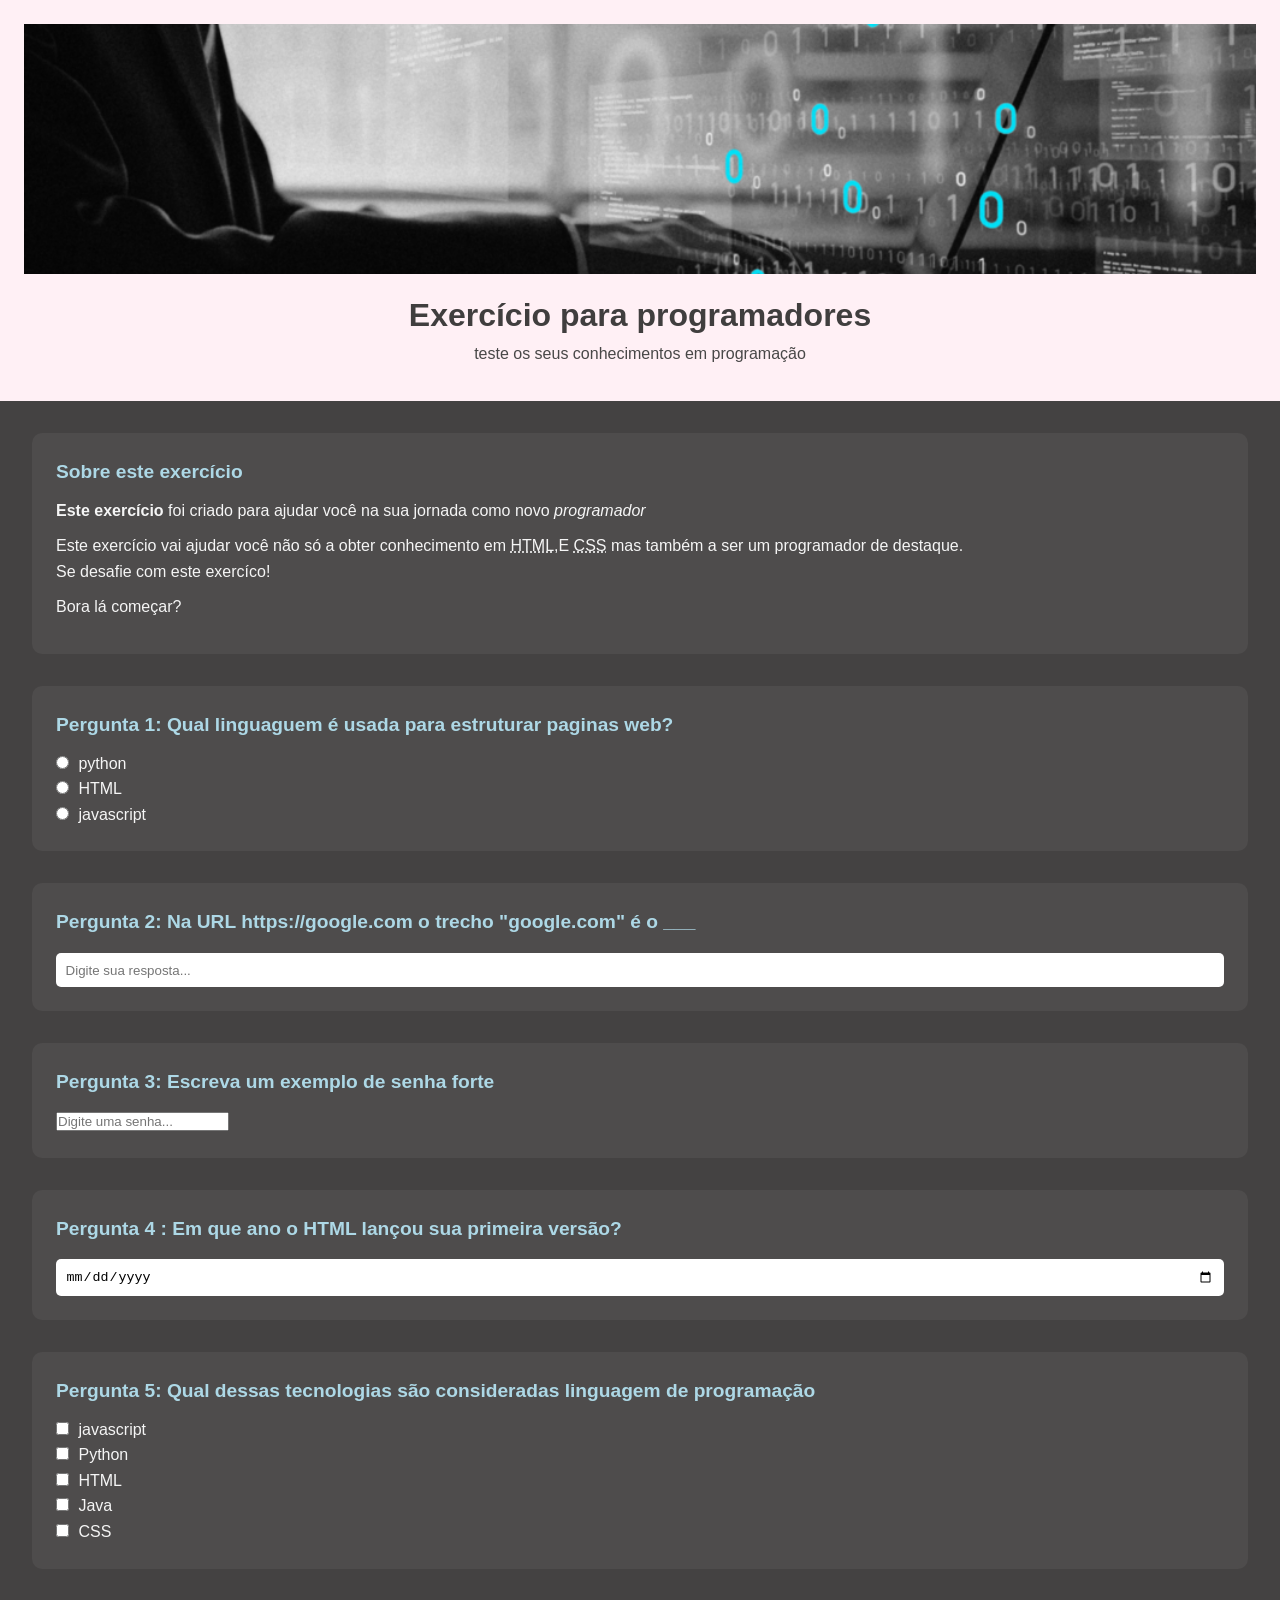
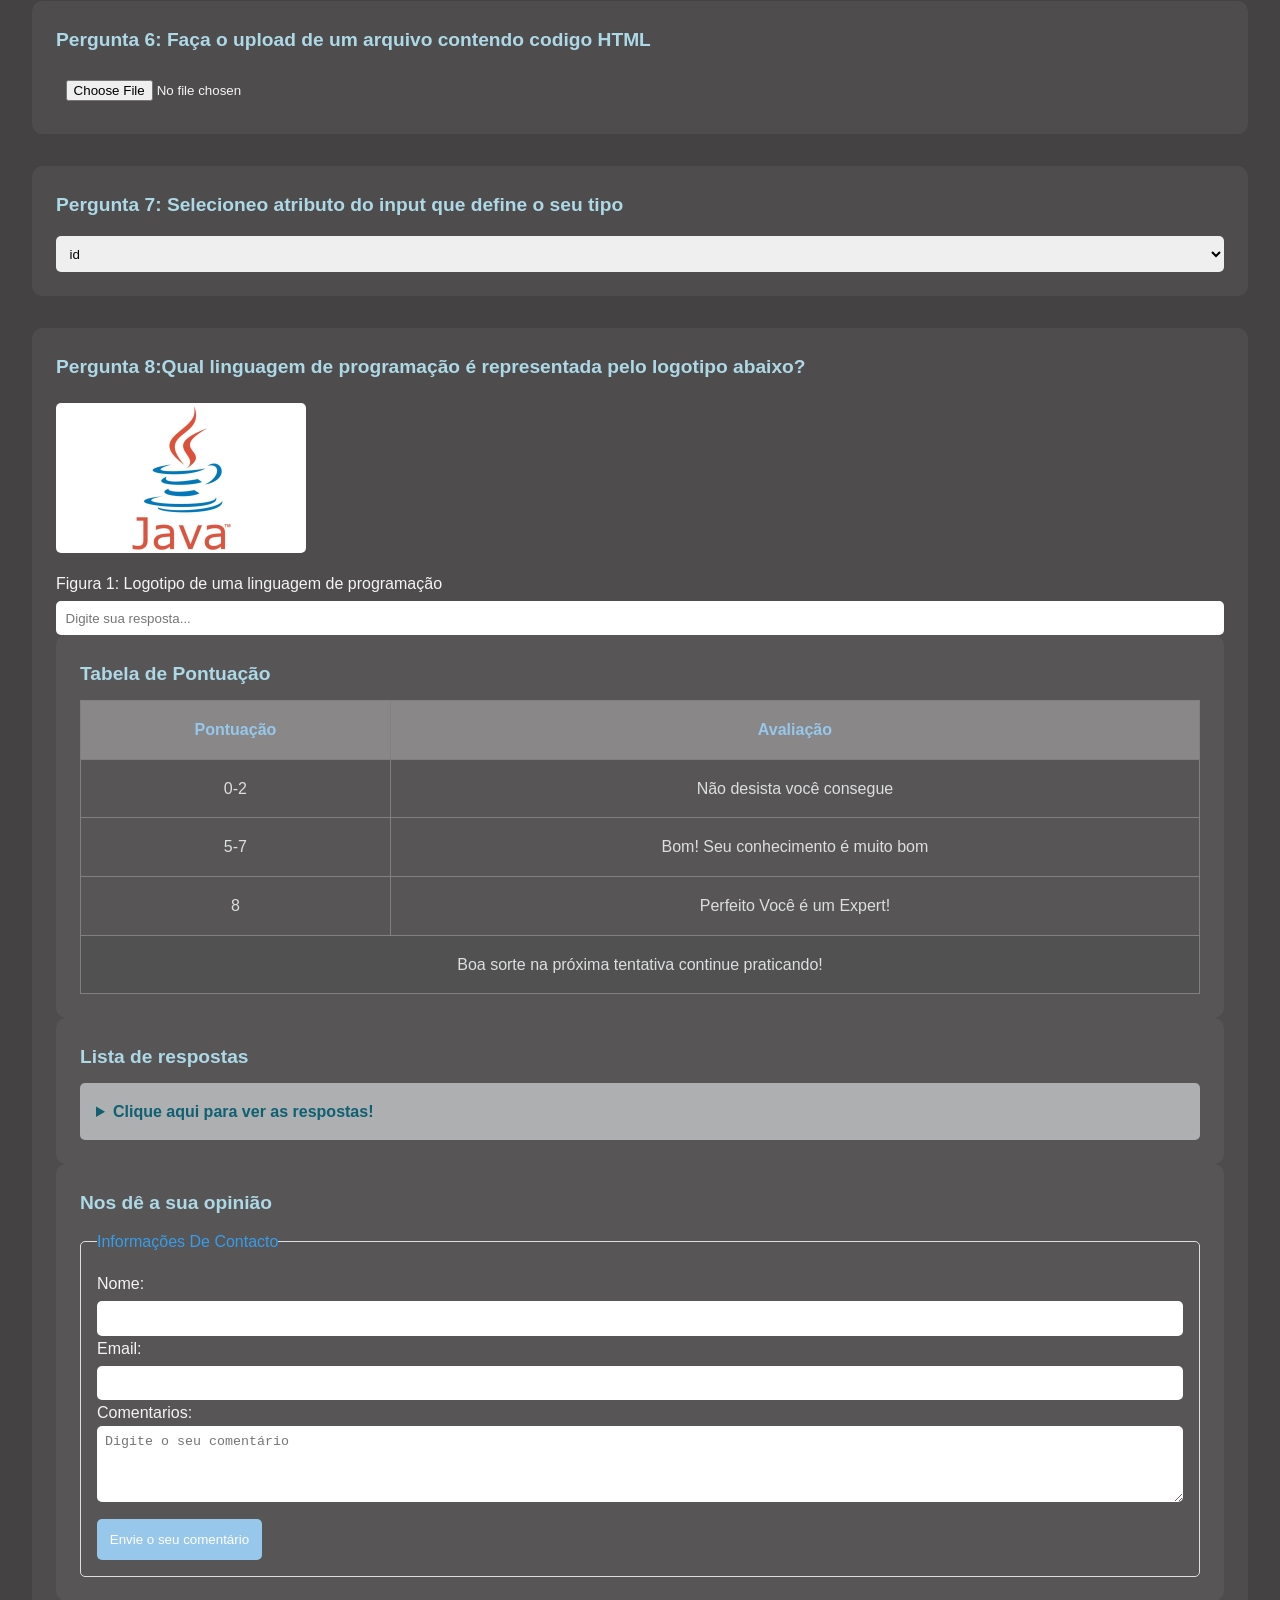
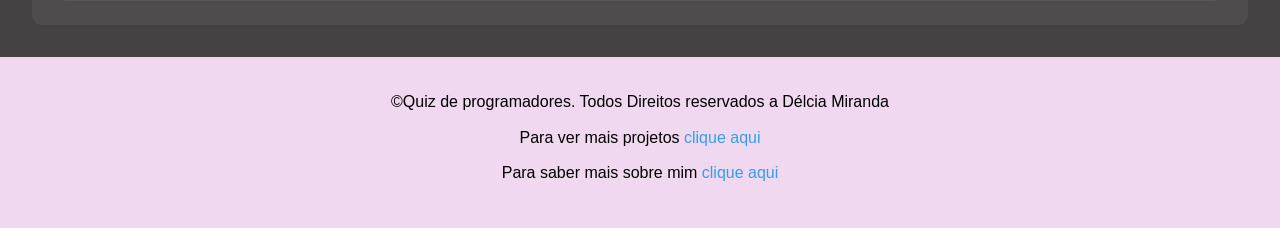
<file: index.html>
<!doctype html>
<html>
  <head>
    <title>Exercício para programadores</title>
    <meta
      name="description" content="Um exercício interativo para novos programadores"
    />
    <link rel="stylesheet" href="style.css">
  </head>
  <body>
    <header>
       <img src="progamação.png" alt="imagem de exemplo" class="header-img">
      <h1 style="color:rgb(64, 62, 62); font: size 60px; ">Exercício para programadores</h1>
      <p style="color: rgb(72, 71, 71)" >teste os seus conhecimentos em programação</p>
    </header>
    <main>
      <!--introdução as perguntas-->
      <section>
        <h2>Sobre este exercício</h2>
        <p>
          <strong>Este exercício</strong> foi criado para ajudar você na sua
          jornada como novo <em>programador</em>
        </p>
        <p>
          Este exercício vai ajudar você não só a obter conhecimento em
          <abbr title="hyper text markup language">HTML</abbr>,E
          <abbr title="cascading style sheets">CSS</abbr> mas também a ser um
          programador de destaque. <br />Se desafie com este exercíco!
        </p>
        <p>Bora lá começar?</p>
      </section>
      <!--Perguntas: multipla escolha-->
      <section>
        <h2>
          Pergunta 1: Qual linguaguem é usada para estruturar paginas web?
        </h2>
        <form>
          <input type="radio" value="python" id="p1a" name="pergunta 1" />
          <label for="p1a">python</label><br />
          <input type="radio" value="HTML" id="p1b" name="pergunta 1" />
          <label for="p1b">HTML</label><br />
          <input type="radio" value="javascript" id="p1c" name="pergunta 1" />
          <label for="p1c">javascript</label><br />
        </form>
      </section>
      <!--Pergunta 2:texto -->
      <section>
        <h2>
          Pergunta 2: Na URL https://google.com o trecho "google.com" é o ___
        </h2>
        <form>
          <input
            type="text"
            id="p2"
            name="pergunta2"
            placeholder="Digite sua resposta..."
          />
        </form>
      </section>
      <!--Pergunta 3: senha-->
      <section>
        <h2>Pergunta 3: Escreva um exemplo de senha forte</h2>
        <form>
          <input
            type="passeword"
            id="p3"
            name="pergunta3"
            placeholder="Digite uma senha..."
          />
        </form>
      </section>
      <!--Pergunta 4: -->
      <section>
        <h2>Pergunta 4 : Em que ano o HTML lançou sua primeira versão?</h2>
        <form>
          <input type="date" id="p4" name="pergunta 4" />
        </form>
      </section>
      <!--Pergunta 5-->
      <section>
        <h2>
          Pergunta 5: Qual dessas tecnologias são consideradas linguagem de
          programação
        </h2>
        <form>
          <input type="checkbox" id="p5a" name="Pergunta5" value="javascript" />
          <label for="p5a">javascript</label><br />
          <input type="checkbox" id="p5b" name="Pergunta5" value="python" />
          <label for="p5b">Python</label><br />
          <input type="checkbox" id="p5c" name="Pergunta5" value="HTML" />
          <label for="p5c">HTML</label><br />
          <input type="checkbox" id="p5d" name="Pergunta5" value="Java" />
          <label for="p5d">Java</label><br />
          <input type="checkbox" id="p5e" name="Pergunta5" value="CSS" />
          <label for="p5e">CSS</label><br />
        </form>
      </section>
      <!--Pergunta 6-->
      <section>
        <h2>Pergunta 6: Faça o upload de um arquivo contendo codigo HTML</h2>
        <form>
          <input type="file" id="p6" name="pergunta6" />
        </form>
      </section>
      <!--Pergunta 7-->
      <section>
        <h2>Pergunta 7: Selecioneo atributo do input que define o seu tipo</h2>
        <form>
          <select name="Pergunta7" id="p7">
            <option value="id">id</option>
            <option value="type">type</option>
            <option value="placeholder">placeholder</option>
            <option value="text">text</option>
          </select>
        </form>
      </section>
      <!--Pergunta 8:Imagem-->
      <section>
        <h2>Pergunta 8:Qual linguagem de programação é representada pelo logotipo abaixo?</h2>
        <figure>
          <img src="java.jpeg" alt="logotipo de uma linguagem de programação" class="content-img">
          <figcaption> Figura 1: Logotipo de uma linguagem de programação</figcaption>
          </figure>
        <input type="text" id="p8" name="pergunta8" placeholder="Digite sua resposta..."
      </section>
      <!--Tabela de Pontuação-->
      <section>
        <h2>Tabela de Pontuação</h2>
        <table border="1">
          <thead>
            <tr>
              <th>Pontuação</th>
              <th>Avaliação</th>
            </tr>
          </thead>
          <tbody>
          <tr>
            <td>0-2</td>
            <td>Não desista você consegue</td>
          </tr>
           <tr>
            <td>5-7</td>
            <td>Bom! Seu conhecimento é muito bom</td>
          </tr>
           <tr>
            <td>8</td>
            <td>Perfeito Você é um Expert!</td>
          </tr>
          </tbody>
          <tfoot>
            <tr>
              <td colspan="2"> Boa sorte na próxima tentativa continue praticando!</td> 
            </tr>
          </tfoot>
        </table>
      </section>
      <!--Listas de respostas-->
    <section>
        <h2>Lista de respostas</h2>
       <details>
        <summary>Clique aqui para ver as respostas!</summary>
         <ol>
          <li>HTML</li>
          <li>Dominio</li>
          <li>JScard23@</li>
          <li>1991</li>
          <li>Javascrip e Java</li>
          <li>Arquivo deve ter extenção .html</li>
          <li>Type</li>
           <li>A imagem é o logotipo da linguagem Java</li>
        </ol>
        </details>
    </section>
    <!--Formulário-->
    <section>
      <h2> Nos dê a sua opinião</h2>
      <form>
        <fieldset>
          <legend>Informações De Contacto</legend>
  <label for="nome">Nome:</label> 
<input type="text" id="nome" name="nome"><br>
<label for="email">Email:</label> 
<input type="email" id="email" name="email"><br>
<label for="Comentarios">Comentarios:</label> <br>
<textarea id="Comentarios" name="Comentarios" rows="4" cols="50" placeholder="Digite o seu comentário"></textarea><br>
<button onclick="alert('COMENTARIO ENVIADO')" > Envie o seu comentário</button>
       </fieldset>
      </form>
    </section>
    </main>
    <footer>
      <P class="footer-p">&copy;Quiz de programadores. Todos Direitos reservados a Délcia Miranda </P>
      <p class="footer-a">Para ver mais projetos <a href="https://github.com/delciamiranda24-cmyk" target="_blank"> clique aqui</a></p>
      <p class="footer-a">Para saber mais sobre mim <a href="https://delciamiranda24-cmyk.github.io/portfolio-frontend/CV-ONLINE.html" target="_blank"> clique aqui</a></p>
    </footer>
  </body>
</html>
</file>
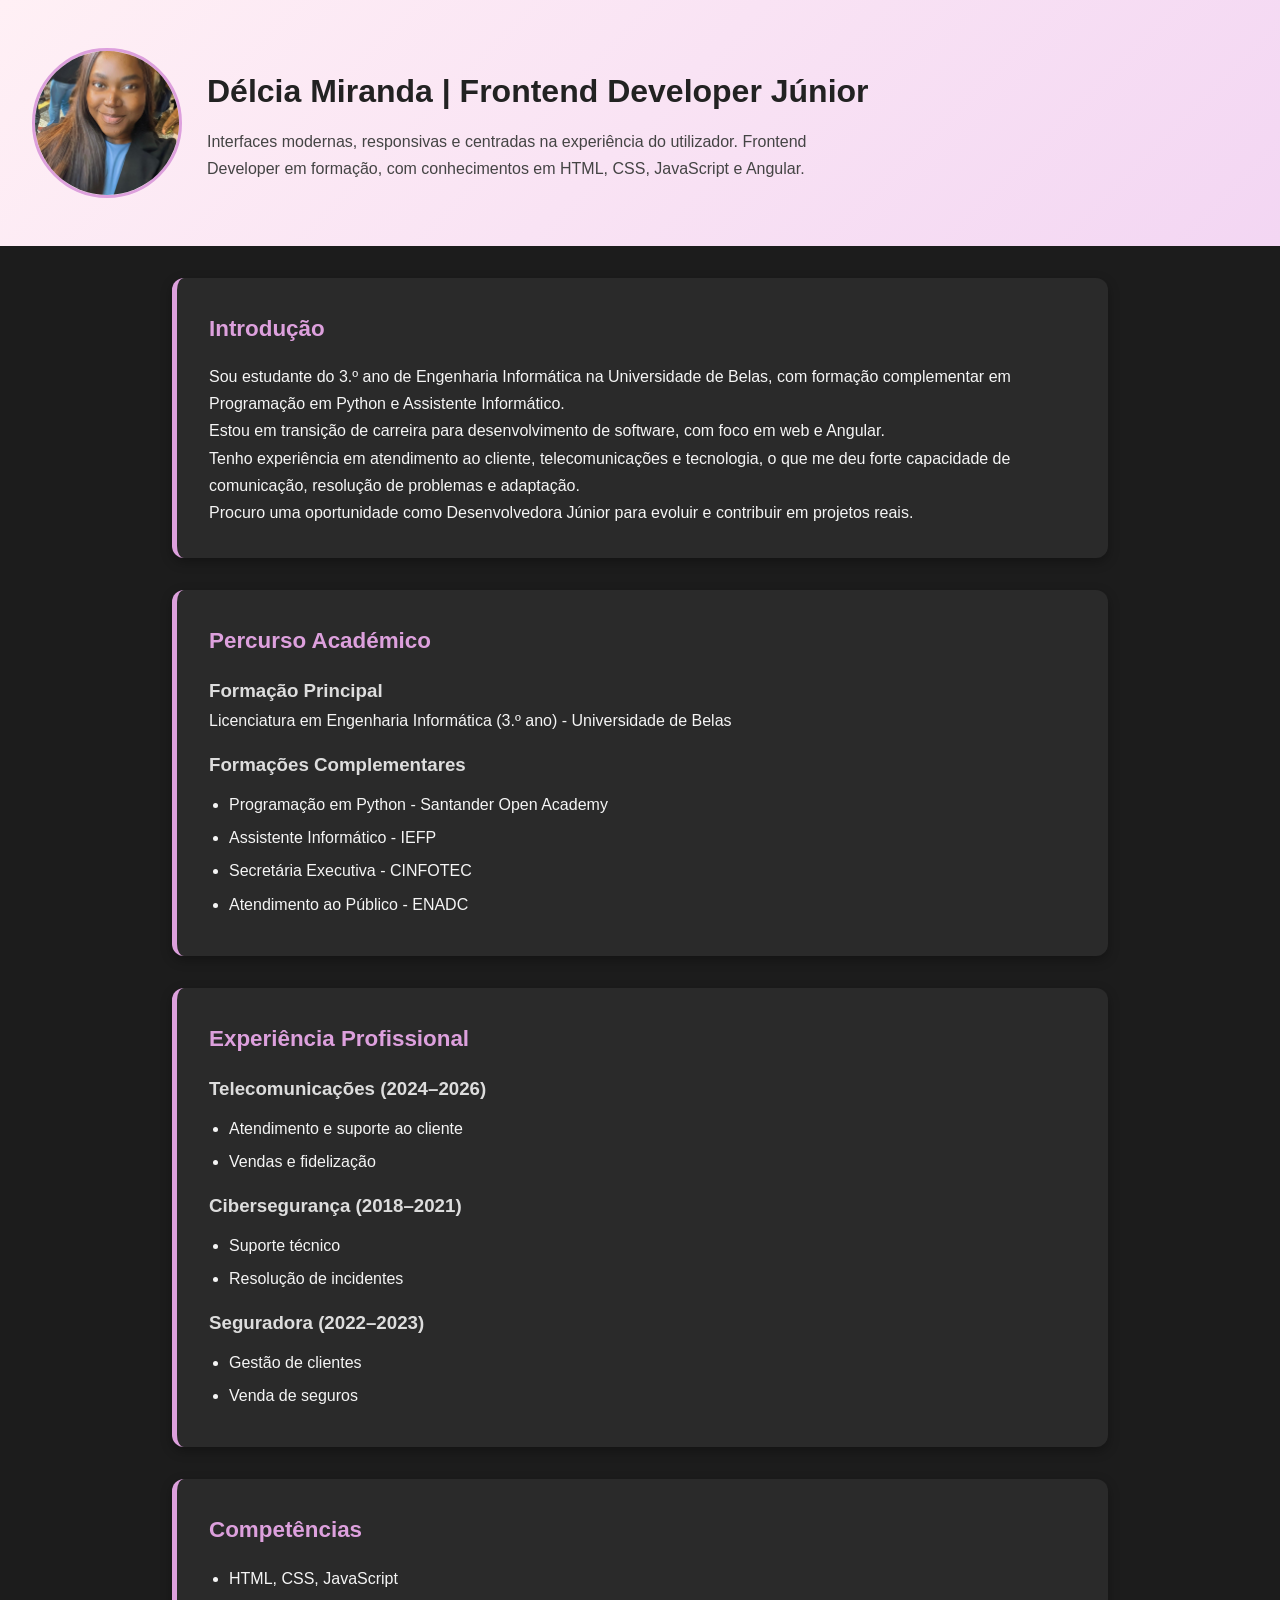
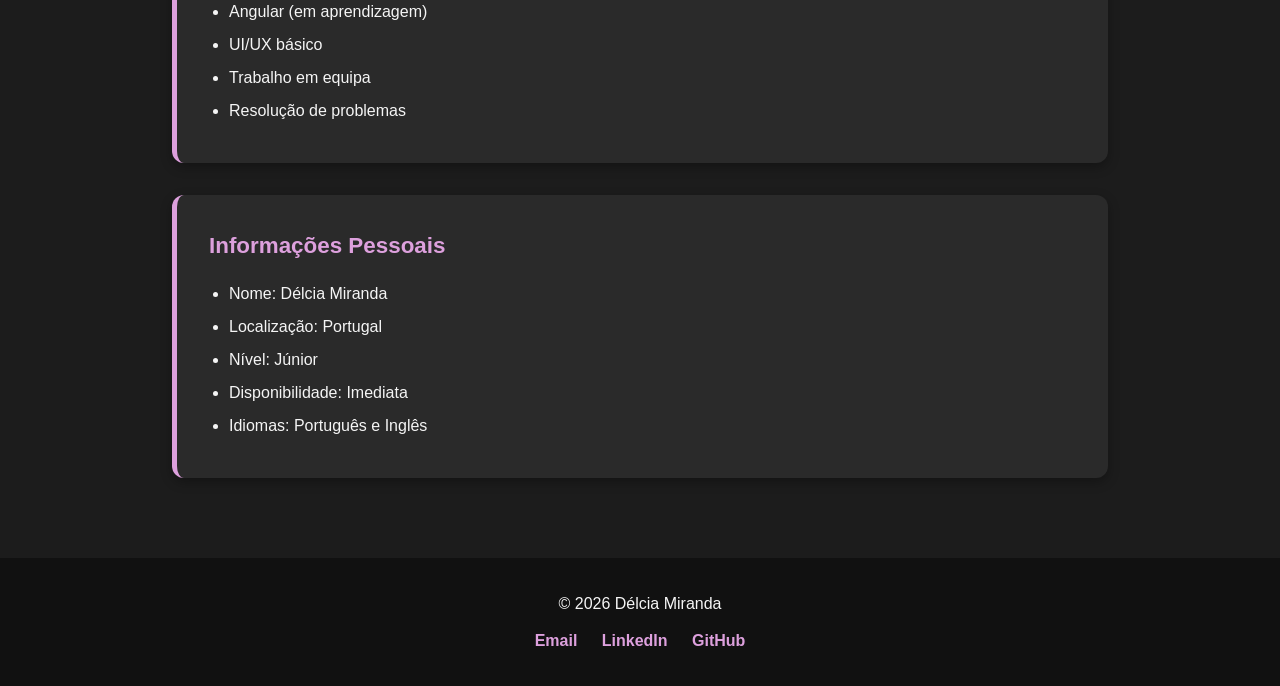
<file: CV-ONLINE.html>
<!doctype html>
<html lang="pt">
  <head>
    <meta charset="UTF-8" />
    <meta
      name="description"
      content="CV de Délcia Miranda | Frontend Developer Júnior - Interfaces modernas e responsivas"
    />
    <link rel="stylesheet" href="CV-ONLINE.css" />
    <title>Délcia Miranda | Frontend Developer Júnior</title>
  </head>

  <body>
    <header>
      <img src="DELCIA.jpeg" alt="Délcia Miranda" class="header-img" />

      <div class="header-text">
        <h1>Délcia Miranda | Frontend Developer Júnior</h1>

        <p>
          Interfaces modernas, responsivas e centradas na experiência do
          utilizador. Frontend Developer em formação, com conhecimentos em HTML,
          CSS, JavaScript e Angular.
        </p>
      </div>
    </header>

    <main>
      <!-- INTRODUÇÃO -->
      <section>
        <h2>Introdução</h2>

        <p>
          Sou estudante do 3.º ano de Engenharia Informática na Universidade de
          Belas, com formação complementar em Programação em Python e Assistente
          Informático.
        </p>

        <p>
          Estou em transição de carreira para desenvolvimento de software, com
          foco em web e Angular.
        </p>

        <p>
          Tenho experiência em atendimento ao cliente, telecomunicações e
          tecnologia, o que me deu forte capacidade de comunicação, resolução de
          problemas e adaptação.
        </p>

        <p>
          Procuro uma oportunidade como Desenvolvedora Júnior para evoluir e
          contribuir em projetos reais.
        </p>
      </section>

      <!-- FORMAÇÃO -->
      <section>
        <h2>Percurso Académico</h2>

        <h3>Formação Principal</h3>
        <p>
          Licenciatura em Engenharia Informática (3.º ano) - Universidade de
          Belas
        </p>

        <h3>Formações Complementares</h3>
        <ul>
          <li>Programação em Python - Santander Open Academy</li>
          <li>Assistente Informático - IEFP</li>
          <li>Secretária Executiva - CINFOTEC</li>
          <li>Atendimento ao Público - ENADC</li>
        </ul>
      </section>

      <!-- EXPERIÊNCIA -->
      <section>
        <h2>Experiência Profissional</h2>

        <h3>Telecomunicações (2024–2026)</h3>
        <ul>
          <li>Atendimento e suporte ao cliente</li>
          <li>Vendas e fidelização</li>
        </ul>

        <h3>Cibersegurança (2018–2021)</h3>
        <ul>
          <li>Suporte técnico</li>
          <li>Resolução de incidentes</li>
        </ul>

        <h3>Seguradora (2022–2023)</h3>
        <ul>
          <li>Gestão de clientes</li>
          <li>Venda de seguros</li>
        </ul>
      </section>

      <!-- COMPETÊNCIAS -->
      <section>
        <h2>Competências</h2>
        <ul>
          <li>HTML, CSS, JavaScript</li>
          <li>Angular (em aprendizagem)</li>
          <li>UI/UX básico</li>
          <li>Trabalho em equipa</li>
          <li>Resolução de problemas</li>
        </ul>
      </section>

      <!-- PESSOAL -->
      <section>
        <h2>Informações Pessoais</h2>
        <ul>
          <li>Nome: Délcia Miranda</li>
          <li>Localização: Portugal</li>
          <li>Nível: Júnior</li>
          <li>Disponibilidade: Imediata</li>
          <li>Idiomas: Português e Inglês</li>
        </ul>
      </section>
    </main>

    <footer>
      <p>© 2026 Délcia Miranda</p>

      <div class="footer-links">
        <a href="mailto:delciamiranda24@gmail.com">Email</a>
        <a href="https://www.linkedin.com" target="_blank">LinkedIn</a>
        <a href="https://github.com/delciamiranda24-cmyk" target="_blank"
          >GitHub</a
        >
      </div>
    </footer>
  </body>
</html>
</file>
<file: style.css>
/* RESET BÁSICO */
* {
  margin: 0;
  padding: 0;
  box-sizing: border-box;
}

/* BASE */
body {
  background-color: rgb(68, 66, 66);
  color: whitesmoke;
  font-family: Arial, Helvetica, sans-serif;
  line-height: 1.6;
}

/* HEADER */
header {
  text-align: center;
  padding: 1.5rem;
  background-color: lavenderblush;
}

/* IMAGEM BANNER (TOPO) */
.header-img {
  width: 100%;
  max-width: 100%;
  height: 250px;
  object-fit: cover;
  display: block;
  margin-bottom: 1rem;
}

/* MAIN */
main {
  padding: 2rem;
  display: flex;
  flex-direction: column;
  gap: 2rem;
}

/* SECTIONS */
section {
  background: rgba(255, 255, 255, 0.05);
  padding: 1.5rem;
  border-radius: 10px;
}

/* TITULOS */
h1 {
  color: rgb(64, 62, 62);
  font-size: 2rem;
}

h2 {
  color: lightblue;
  font-size: 1.2rem;
  margin-bottom: 10px;
}

/* TEXTO */
p {
  margin-bottom: 10px;
}

/* INPUTS */
input[type="text"],
input[type="password"],
input[type="date"],
input[type="email"],
input[type="file"],
select {
  width: 100%;
  padding: 0.6rem;
  border-radius: 5px;
  border: none;
  outline: none;
  margin-top: 5px;
}

/* RADIO E CHECKBOX */
input[type="radio"],
input[type="checkbox"] {
  margin-right: 5px;
  accent-color: #232323;
}

/* FIGURA */
.content-img {
  width: 250px;
  max-width: 100%;
  border-radius: 5px;
  margin: 10px 0;
}

/* TABELA */
table {
  width: 100%;
  border-collapse: collapse;
  margin-top: 10px;
}

th,
td {
  padding: 1rem;
  text-align: center;
}

th {
  background-color: #898787;
  color: #97c7eb;
}

td {
  color: #dcdfe0;
}

tfoot td {
  background-color: #525151;
}

/* DETAILS */
details {
  background-color: #adafb0;
  padding: 1rem;
  border-radius: 5px;
  color: black;
}

summary {
  cursor: pointer;
  font-weight: bold;
  color: #0e6072;
}

/* FIELDSET */
fieldset {
  border: 1px solid #dcdfe0;
  border-radius: 5px;
  padding: 1rem;
}

legend {
  color: #379dea;
}

/* TEXTAREA */
textarea {
  width: 100%;
  padding: 0.5rem;
  border-radius: 5px;
  border: none;
}

/* BOTÃO */
button {
  margin-top: 10px;
  padding: 0.8rem;
  background-color: #97c7eb;
  border: none;
  border-radius: 5px;
  cursor: pointer;
  color: white;
}

/* FOOTER */
footer {
  background-color: rgb(240, 217, 240);
  padding: 2rem;
  text-align: center;
  color: black;
}

footer a {
  color: #379dea;
  text-decoration: none;
}

/* RESPONSIVO */
@media (max-width: 768px) {
  .header-img {
    height: 180px;
  }

  main {
    padding: 1rem;
  }
}
</file>
<file: CV-ONLINE.css>
/* RESET */
* {
  margin: 0;
  padding: 0;
  box-sizing: border-box;
}

/* BASE */
body {
  font-family: Arial, Helvetica, sans-serif;
  background: #1c1c1c;
  color: #f5f5f5;
  line-height: 1.7;
}

/* HEADER */
header {
  display: flex;
  align-items: center;
  gap: 25px;
  padding: 3rem 2rem;
  background: linear-gradient(135deg, lavenderblush, #f3d6f3);
  color: #222;
}

/* FOTO */
.header-img {
  width: 150px;
  height: 150px;
  object-fit: cover;
  border-radius: 100px;
  border: 3px solid plum;
}

/* TEXTO HEADER */
header h1 {
  font-size: 2rem;
  margin-bottom: 10px;
  color: #222;
}

header p {
  max-width: 600px;
  font-size: 1rem;
  color: #444;
}

/* MAIN */
main {
  max-width: 1000px;
  margin: auto;
  padding: 2rem;
  display: flex;
  flex-direction: column;
  gap: 2rem;
}

/* SECTIONS (CARDS MODERNOS) */
section {
  background: #2a2a2a;
  padding: 2rem;
  border-radius: 12px;
  border-left: 5px solid plum;
  box-shadow: 0 4px 12px rgba(0, 0, 0, 0.3);
  transition: 0.2s ease;
}

section:hover {
  transform: translateY(-3px);
}

/* TITULOS */
h2 {
  color: plum;
  margin-bottom: 15px;
  font-size: 1.4rem;
}

h3 {
  color: #ddd;
  margin-top: 15px;
}

/* LISTAS */
ul {
  padding-left: 20px;
  margin-top: 10px;
}

li {
  margin-bottom: 6px;
}

/* FOOTER */
footer {
  background: #111;
  text-align: center;
  padding: 2rem;
  margin-top: 3rem;
}

.footer-links {
  margin-top: 10px;
}

.footer-links a {
  margin: 0 10px;
  color: plum;
  text-decoration: none;
  font-weight: bold;
}

.footer-links a:hover {
  text-decoration: underline;
}

/* RESPONSIVO */
@media (max-width: 768px) {
  header {
    flex-direction: column;
    text-align: center;
  }

  .header-img {
    width: 120px;
    height: 120px;
  }

  main {
    padding: 1rem;
  }
}
</file>
